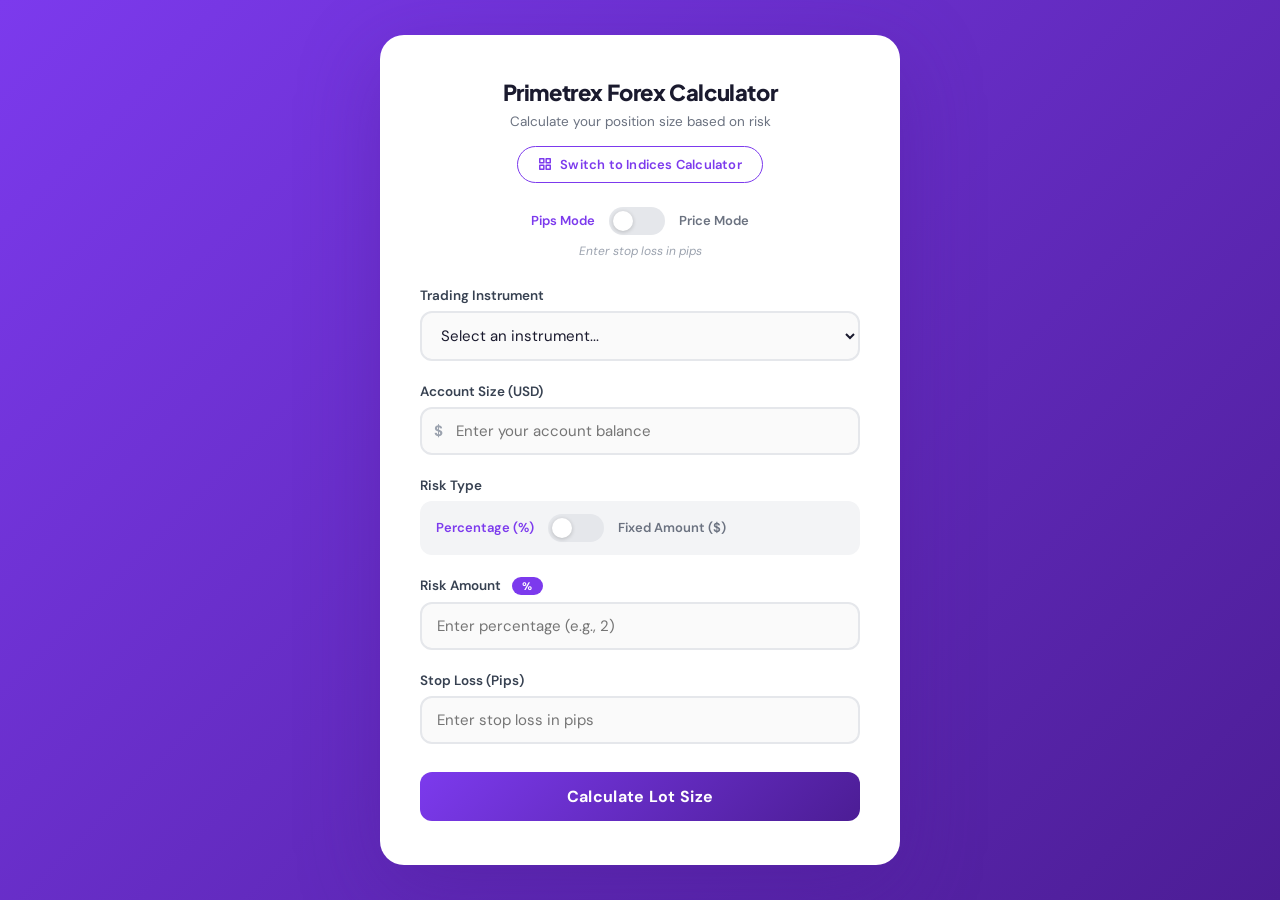
<file: ForexCalculator/index.html>
<!DOCTYPE html>
<html lang="en">
<head>
    <meta charset="UTF-8">
    <meta name="viewport" content="width=device-width, initial-scale=1.0">
    <title>Primetrex Forex Calculator</title>
    <link rel="stylesheet" href="styles.css">
</head>
<body>
    <div class="calculator-container">
        <h1>Primetrex Forex Calculator</h1>
        <p class="subtitle">Calculate your position size based on risk</p>

        <a href="https://primetrex.com/Synthetics-Calculator/" class="nav-link-btn" target="_blank" rel="noopener">
            <svg width="14" height="14" viewBox="0 0 24 24" fill="none" stroke="currentColor" stroke-width="2.5" stroke-linecap="round" stroke-linejoin="round"><path d="M3 3h7v7H3z"/><path d="M14 3h7v7h-7z"/><path d="M14 14h7v7h-7z"/><path d="M3 14h7v7H3z"/></svg>
            Switch to Indices Calculator
        </a>

        <!-- Mode Switch: Pips vs Price -->
        <div class="mode-switch-wrapper">
            <span class="mode-label" id="modeLabelPips">Pips Mode</span>
            <div class="mode-switch-track" id="modeSwitchTrack">
                <div class="mode-switch-thumb" id="modeSwitchThumb"></div>
            </div>
            <span class="mode-label" id="modeLabelPrice">Price Mode</span>
        </div>
        <p class="mode-description" id="modeDescription">Enter stop loss in pips</p>

        <form id="forexForm">
            <div class="form-group">
                <label for="tradingPair">Trading Instrument</label>
                <select id="tradingPair" required>
                    <option value="">Select an instrument...</option>
                    <option value="GOLD">GOLD (XAU/USD)</option>
                    <option value="CURRENCY_USD">Currency Pairs — USD (EUR/USD, GBP/USD…)</option>
                    <option value="CURRENCY_JPY">Currency Pairs — JPY (USD/JPY, EUR/JPY…)</option>
                    <option value="BTC">Bitcoin (BTC)</option>
                    <option value="ETH">Ethereum (ETH)</option>
                    <option value="NAS100">NASDAQ 100</option>
                    <option value="US30">US30 (Dow Jones)</option>
                    <option value="GER40">GER40 (DAX)</option>
                    <option value="OIL">Oil</option>
                </select>
            </div>

            <div class="form-group">
                <label for="accountSize">Account Size (USD)</label>
                <div class="input-icon">
                    <input type="number" id="accountSize" step="0.01" min="0" placeholder="Enter your account balance" required>
                </div>
            </div>

            <div class="form-group">
                <label>Risk Type</label>
                <div class="mode-switch-wrapper risk-switch-wrapper">
                    <span class="mode-label active" id="riskLabelPct">Percentage (%)</span>
                    <div class="mode-switch-track" id="riskSwitchTrack">
                        <div class="mode-switch-thumb"></div>
                    </div>
                    <span class="mode-label" id="riskLabelFixed">Fixed Amount ($)</span>
                </div>
            </div>

            <div class="form-group">
                <label for="riskValue">
                    Risk Amount
                    <span class="risk-type-display" id="riskTypeDisplay">%</span>
                </label>
                <input type="number" id="riskValue" step="0.01" min="0" placeholder="Enter risk amount" required>
            </div>

            <!-- PIPS MODE fields -->
            <div id="pipsModeFields">
                <div class="form-group">
                    <label for="slPips">Stop Loss (Pips)</label>
                    <input type="number" id="slPips" step="0.1" min="0.1" placeholder="Enter stop loss in pips">
                </div>
            </div>

            <!-- PRICE MODE fields -->
            <div id="priceModeFields" class="hidden">
                <div class="form-group">
                    <label for="entryPrice">Entry Price</label>
                    <input type="number" id="entryPrice" step="0.00001" min="0" placeholder="Enter entry price">
                </div>
                <div class="form-group">
                    <label for="stopLossPrice">Stop Loss Price</label>
                    <input type="number" id="stopLossPrice" step="0.00001" min="0" placeholder="Enter stop loss price">
                </div>
            </div>

            <button type="submit" class="calculate-btn">Calculate Lot Size</button>
        </form>

        <div class="result-container" id="resultContainer">
            <div class="instrument-badge" id="instrumentBadge"></div>

            <!-- Price mode extra rows -->
            <div id="priceResultRows" class="hidden">
                <div class="result-row">
                    <span class="result-label">Price Difference</span>
                    <span class="result-value" id="priceDiff">0.00</span>
                </div>
                <div class="result-row">
                    <span class="result-label">Derived SL (Pips)</span>
                    <span class="result-value" id="derivedPips">0.00</span>
                </div>
            </div>

            <div class="result-row">
                <span class="result-label">Risk Amount ($)</span>
                <span class="result-value" id="riskAmountDisplay">$0.00</span>
            </div>

            <div class="lot-size-highlight">
                <div class="lot-size-label">Recommended Lot Size</div>
                <div class="lot-size-value">
                    <span id="lotSize">0.00</span>
                    <span class="lot-size-unit">lots</span>
                </div>
            </div>
        </div>
    </div>

    <script src="script.js"></script>
</body>
</html>
</file>
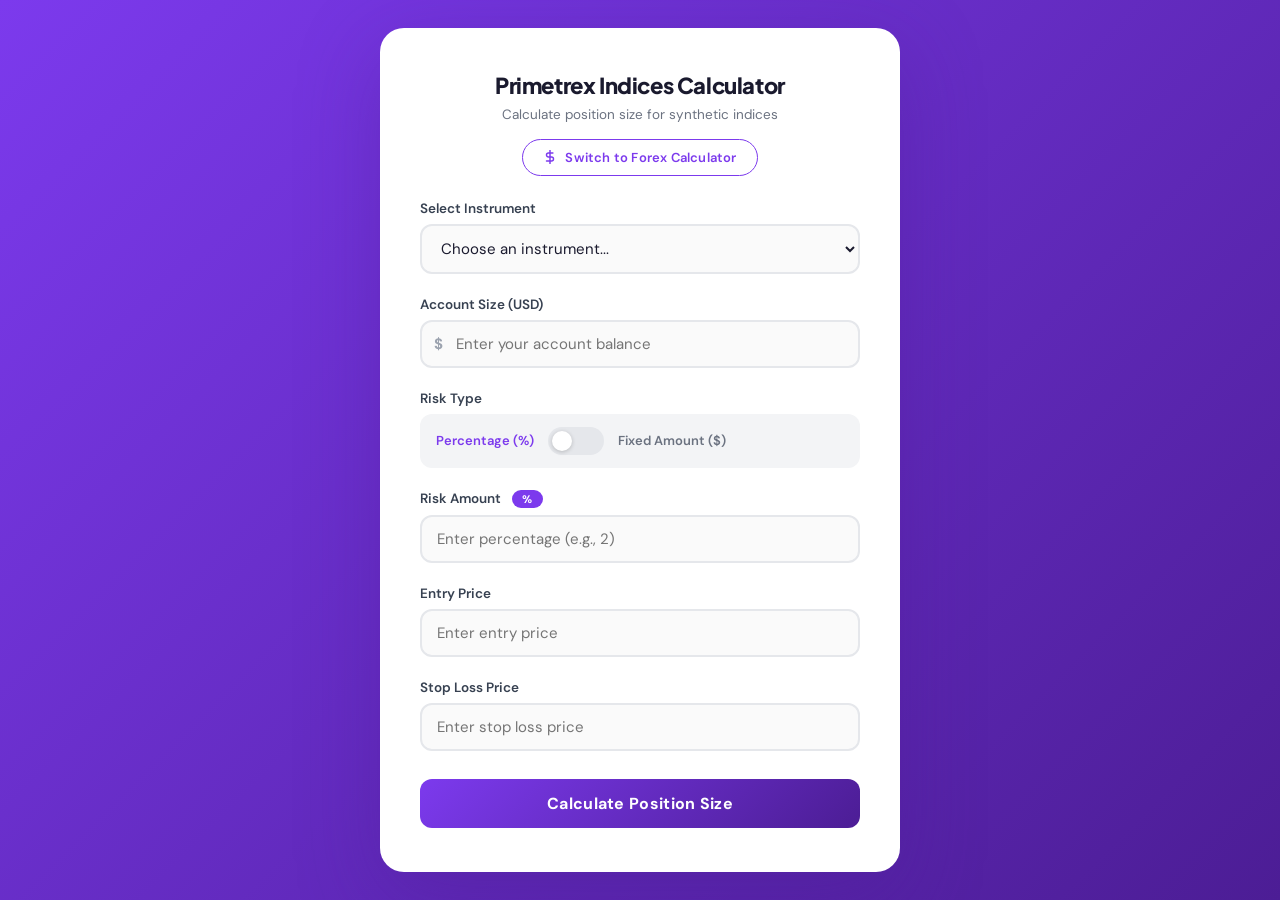
<file: Synthetics/index.html>
<!DOCTYPE html>
<html lang="en">
<head>
    <meta charset="UTF-8">
    <meta name="viewport" content="width=device-width, initial-scale=1.0">
    <title>Primetrex Indices Calculator</title>
    <link rel="stylesheet" href="synthetic-styles.css">
</head>
<body>
    <div class="calculator-container">
        <h1>Primetrex Indices Calculator</h1>
        <p class="subtitle">Calculate position size for synthetic indices</p>

        <a href="https://primetrex.com/calculator/" class="nav-link-btn" target="_blank" rel="noopener">
            <svg width="14" height="14" viewBox="0 0 24 24" fill="none" stroke="currentColor" stroke-width="2.5" stroke-linecap="round" stroke-linejoin="round"><line x1="12" y1="1" x2="12" y2="23"/><path d="M17 5H9.5a3.5 3.5 0 0 0 0 7h5a3.5 3.5 0 0 1 0 7H6"/></svg>
            Switch to Forex Calculator
        </a>

        <form id="syntheticForm">

            <!-- Instrument selector -->
            <div class="form-group">
                <label for="instrument">Select Instrument</label>
                <select id="instrument" required>
                    <option value="">Choose an instrument...</option>
                    <optgroup label="Volatility Indices">
                        <option value="V10">V10</option>
                        <option value="V10_1S">V10 1s</option>
                        <option value="V100">V100</option>
                        <option value="V100_1S">V100 1s</option>
                        <option value="V25">V25</option>
                        <option value="V25_1S">V25 1s</option>
                        <option value="V75">V75</option>
                        <option value="V75_1S">V75 1s</option>
                        <option value="V50">V50</option>
                        <option value="V50_1S">V50 1s</option>
                        <option value="V5">V5</option>
                        <option value="V5_1S">V5 1s</option>
                    </optgroup>
                    <optgroup label="Jump Indices">
                        <option value="JUMP_10">Jump 10</option>
                        <option value="JUMP_100">Jump 100</option>
                        <option value="JUMP_75">Jump 75</option>
                        <option value="JUMP_50">Jump 50</option>
                        <option value="JUMP_25">Jump 25</option>
                    </optgroup>
                    <optgroup label="Step Indices">
                        <option value="STEP_INDEX">Step Index</option>
                        <option value="STEP_200">Step 200</option>
                        <option value="STEP_300">Step 300</option>
                        <option value="STEP_400">Step 400</option>
                        <option value="STEP_500">Step 500</option>
                    </optgroup>
                </select>

                <!-- Instrument info pill -->
                <div class="instrument-info" id="instrumentInfo">
                    <span class="info-item">Min Lot: <strong id="minLotSize">—</strong></span>
                    <span class="info-sep">·</span>
                    <span class="info-item"><strong id="pipCalc">—</strong></span>
                </div>
            </div>

            <!-- Account size -->
            <div class="form-group">
                <label for="accountSize">Account Size (USD)</label>
                <div class="input-icon">
                    <input type="number" id="accountSize" step="0.01" min="0" placeholder="Enter your account balance" required>
                </div>
            </div>

            <!-- Risk type toggle (same style as mode switch) -->
            <div class="form-group">
                <label>Risk Type</label>
                <div class="mode-switch-wrapper risk-switch-wrapper">
                    <span class="mode-label active" id="riskLabelPct">Percentage (%)</span>
                    <div class="mode-switch-track" id="riskSwitchTrack">
                        <div class="mode-switch-thumb"></div>
                    </div>
                    <span class="mode-label" id="riskLabelFixed">Fixed Amount ($)</span>
                </div>
            </div>

            <!-- Risk value -->
            <div class="form-group">
                <label for="riskValue">
                    Risk Amount
                    <span class="risk-type-display" id="riskTypeDisplay">%</span>
                </label>
                <input type="number" id="riskValue" step="0.01" min="0" placeholder="Enter percentage (e.g., 2)" required>
            </div>

            <!-- Entry price -->
            <div class="form-group">
                <label for="entryPrice">Entry Price</label>
                <input type="number" id="entryPrice" step="0.00001" min="0" placeholder="Enter entry price" required>
            </div>

            <!-- Stop loss price -->
            <div class="form-group">
                <label for="stopLossPrice">Stop Loss Price</label>
                <input type="number" id="stopLossPrice" step="0.00001" min="0" placeholder="Enter stop loss price" required>
            </div>

            <button type="submit" class="calculate-btn">Calculate Position Size</button>
        </form>

        <!-- Results -->
        <div class="result-container" id="resultContainer">
            <div class="instrument-badge" id="instrumentBadge"></div>

            <div class="result-row">
                <span class="result-label">Price Difference (Units)</span>
                <span class="result-value" id="unitDiff">0.00</span>
            </div>
            <div class="result-row">
                <span class="result-label">Stop Loss (Pips)</span>
                <span class="result-value" id="slPips">0.00</span>
            </div>
            <div class="result-row">
                <span class="result-label">Risk Amount</span>
                <span class="result-value" id="riskAmount">$0.00</span>
            </div>

            <div class="lot-size-highlight">
                <div class="lot-size-label">Recommended Lot Size</div>
                <div class="lot-size-value">
                    <span id="lotSize">0.00</span>
                    <span class="lot-size-unit">lots</span>
                </div>
            </div>
        </div>
    </div>

    <script src="synthetic-script.js"></script>
</body>
</html>
</file>
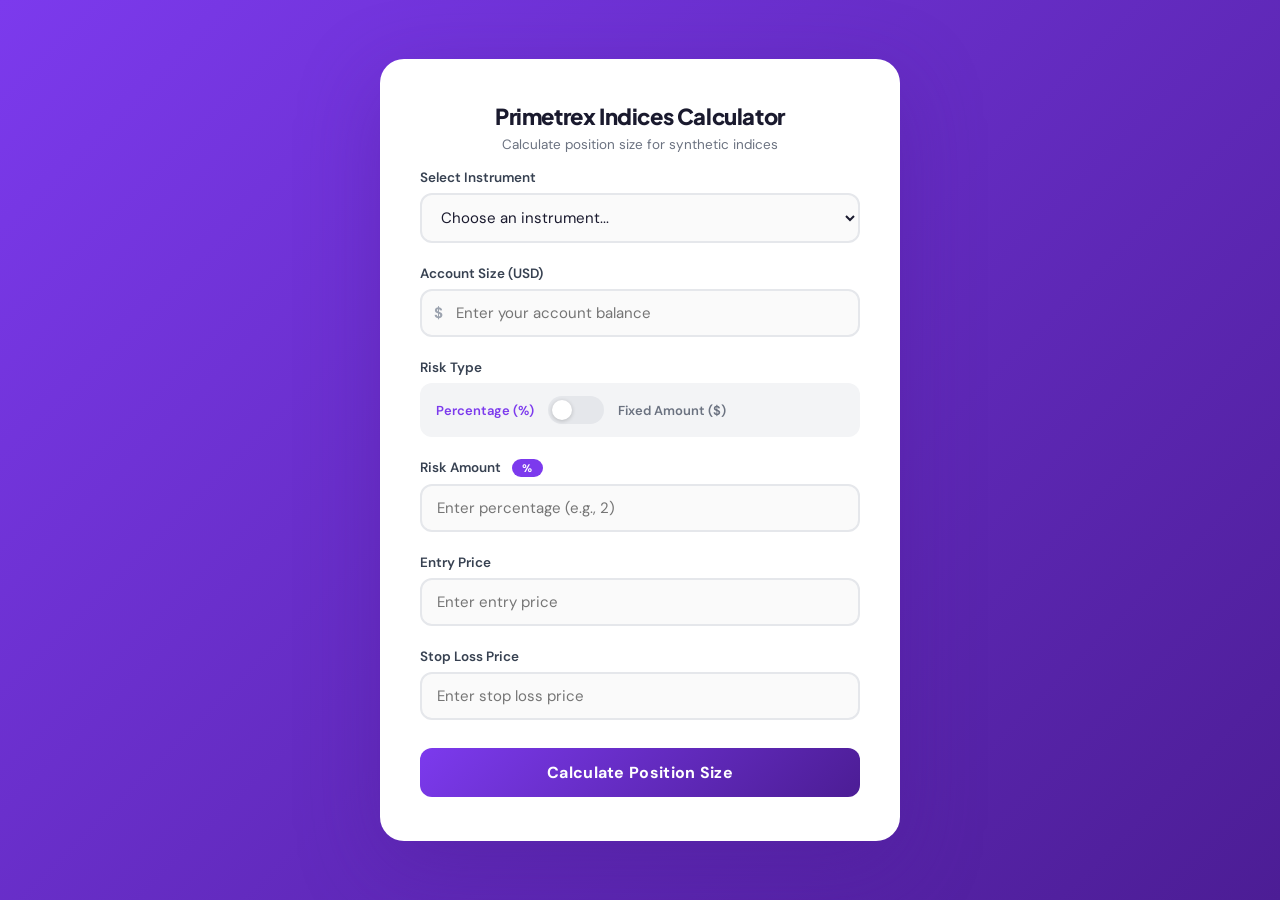
<file: Synthetics/synthetic-index.html>
<!DOCTYPE html>
<html lang="en">
<head>
    <meta charset="UTF-8">
    <meta name="viewport" content="width=device-width, initial-scale=1.0">
    <title>Primetrex Indices Calculator</title>
    <link rel="stylesheet" href="synthetic-styles.css">
</head>
<body>
    <div class="calculator-container">
        <h1>Primetrex Indices Calculator</h1>
        <p class="subtitle">Calculate position size for synthetic indices</p>

        <form id="syntheticForm">

            <!-- Instrument selector -->
            <div class="form-group">
                <label for="instrument">Select Instrument</label>
                <select id="instrument" required>
                    <option value="">Choose an instrument...</option>
                    <optgroup label="Volatility Indices">
                        <option value="V10">V10</option>
                        <option value="V10_1S">V10 1s</option>
                        <option value="V100">V100</option>
                        <option value="V100_1S">V100 1s</option>
                        <option value="V25">V25</option>
                        <option value="V25_1S">V25 1s</option>
                        <option value="V75">V75</option>
                        <option value="V75_1S">V75 1s</option>
                        <option value="V50">V50</option>
                        <option value="V50_1S">V50 1s</option>
                        <option value="V5">V5</option>
                        <option value="V5_1S">V5 1s</option>
                    </optgroup>
                    <optgroup label="Jump Indices">
                        <option value="JUMP_10">Jump 10</option>
                        <option value="JUMP_100">Jump 100</option>
                        <option value="JUMP_75">Jump 75</option>
                        <option value="JUMP_50">Jump 50</option>
                        <option value="JUMP_25">Jump 25</option>
                    </optgroup>
                    <optgroup label="Step Indices">
                        <option value="STEP_INDEX">Step Index</option>
                        <option value="STEP_200">Step 200</option>
                        <option value="STEP_300">Step 300</option>
                        <option value="STEP_400">Step 400</option>
                        <option value="STEP_500">Step 500</option>
                    </optgroup>
                </select>

                <!-- Instrument info pill -->
                <div class="instrument-info" id="instrumentInfo">
                    <span class="info-item">Min Lot: <strong id="minLotSize">—</strong></span>
                    <span class="info-sep">·</span>
                    <span class="info-item"><strong id="pipCalc">—</strong></span>
                </div>
            </div>

            <!-- Account size -->
            <div class="form-group">
                <label for="accountSize">Account Size (USD)</label>
                <div class="input-icon">
                    <input type="number" id="accountSize" step="0.01" min="0" placeholder="Enter your account balance" required>
                </div>
            </div>

            <!-- Risk type toggle (same style as mode switch) -->
            <div class="form-group">
                <label>Risk Type</label>
                <div class="mode-switch-wrapper risk-switch-wrapper">
                    <span class="mode-label active" id="riskLabelPct">Percentage (%)</span>
                    <div class="mode-switch-track" id="riskSwitchTrack">
                        <div class="mode-switch-thumb"></div>
                    </div>
                    <span class="mode-label" id="riskLabelFixed">Fixed Amount ($)</span>
                </div>
            </div>

            <!-- Risk value -->
            <div class="form-group">
                <label for="riskValue">
                    Risk Amount
                    <span class="risk-type-display" id="riskTypeDisplay">%</span>
                </label>
                <input type="number" id="riskValue" step="0.01" min="0" placeholder="Enter percentage (e.g., 2)" required>
            </div>

            <!-- Entry price -->
            <div class="form-group">
                <label for="entryPrice">Entry Price</label>
                <input type="number" id="entryPrice" step="0.00001" min="0" placeholder="Enter entry price" required>
            </div>

            <!-- Stop loss price -->
            <div class="form-group">
                <label for="stopLossPrice">Stop Loss Price</label>
                <input type="number" id="stopLossPrice" step="0.00001" min="0" placeholder="Enter stop loss price" required>
            </div>

            <button type="submit" class="calculate-btn">Calculate Position Size</button>
        </form>

        <!-- Results -->
        <div class="result-container" id="resultContainer">
            <div class="instrument-badge" id="instrumentBadge"></div>

            <div class="result-row">
                <span class="result-label">Price Difference (Units)</span>
                <span class="result-value" id="unitDiff">0.00</span>
            </div>
            <div class="result-row">
                <span class="result-label">Stop Loss (Pips)</span>
                <span class="result-value" id="slPips">0.00</span>
            </div>
            <div class="result-row">
                <span class="result-label">Risk Amount</span>
                <span class="result-value" id="riskAmount">$0.00</span>
            </div>

            <div class="lot-size-highlight">
                <div class="lot-size-label">Recommended Lot Size</div>
                <div class="lot-size-value">
                    <span id="lotSize">0.00</span>
                    <span class="lot-size-unit">lots</span>
                </div>
            </div>
        </div>
    </div>

    <script src="synthetic-script.js"></script>
</body>
</html>
</file>
<file: ForexCalculator/styles.css>
/* =============================================
   PRIMETREX FOREX CALCULATOR — styles.css
   ============================================= */

@import url('https://fonts.googleapis.com/css2?family=DM+Sans:wght@400;500;600;700&family=Plus+Jakarta+Sans:wght@700;800&display=swap');

* {
    margin: 0;
    padding: 0;
    box-sizing: border-box;
}

body {
    font-family: 'DM Sans', -apple-system, BlinkMacSystemFont, sans-serif;
    background: linear-gradient(135deg, #7c3aed 0%, #4c1d95 100%);
    min-height: 100vh;
    display: flex;
    justify-content: center;
    align-items: center;
    padding: 20px;
}

/* ── Container ── */
.calculator-container {
    background: #ffffff;
    border-radius: 24px;
    box-shadow: 0 24px 80px rgba(76, 29, 149, 0.35);
    padding: 44px 40px;
    max-width: 520px;
    width: 100%;
}

h1 {
    font-family: 'Plus Jakarta Sans', sans-serif;
    color: #1a1a2e;
    font-size: clamp(17px, 4.5vw, 22px);
    font-weight: 800;
    margin-bottom: 6px;
    text-align: center;
    letter-spacing: -0.4px;
    line-height: 1.25;
    word-break: break-word;
}

.subtitle {
    color: #6b7280;
    text-align: center;
    margin-bottom: 16px;
    font-size: 13.5px;
}

.nav-link-btn {
    display: flex;
    align-items: center;
    justify-content: center;
    gap: 8px;
    margin: 0 auto 24px;
    padding: 9px 20px;
    background: transparent;
    border: 1.5px solid #7c3aed;
    border-radius: 50px;
    color: #7c3aed;
    font-family: 'DM Sans', sans-serif;
    font-size: 13px;
    font-weight: 600;
    cursor: pointer;
    text-decoration: none;
    transition: background 0.2s, color 0.2s, transform 0.15s;
    letter-spacing: 0.2px;
    width: fit-content;
}

.nav-link-btn:hover {
    background: #7c3aed;
    color: #fff;
    transform: translateY(-1px);
}

.nav-link-btn svg {
    flex-shrink: 0;
}

/* ── Mode Switch ── */
.mode-switch-wrapper {
    display: flex;
    align-items: center;
    justify-content: center;
    gap: 14px;
    margin-bottom: 8px;
}

.mode-label {
    font-size: 13px;
    font-weight: 600;
    color: #6b7280;
    cursor: pointer;
    transition: color 0.25s;
    user-select: none;
}

.mode-label.active {
    color: #7c3aed;
}

.mode-switch-track {
    position: relative;
    width: 56px;
    height: 28px;
    background: #e5e7eb;
    border-radius: 999px;
    cursor: pointer;
    transition: background 0.3s;
    flex-shrink: 0;
}

.mode-switch-track.price-active {
    background: #7c3aed;
}

.mode-switch-thumb {
    position: absolute;
    top: 4px;
    left: 4px;
    width: 20px;
    height: 20px;
    background: #ffffff;
    border-radius: 50%;
    box-shadow: 0 1px 4px rgba(0,0,0,0.2);
    transition: transform 0.3s cubic-bezier(0.34, 1.56, 0.64, 1);
}

.mode-switch-track.price-active .mode-switch-thumb {
    transform: translateX(28px);
}

.mode-description {
    text-align: center;
    font-size: 12px;
    color: #9ca3af;
    margin-bottom: 28px;
    font-style: italic;
    transition: opacity 0.3s;
}

/* ── Form ── */
.form-group {
    margin-bottom: 22px;
}

label {
    display: block;
    color: #374151;
    font-weight: 600;
    margin-bottom: 7px;
    font-size: 13.5px;
}

select,
input[type="number"] {
    width: 100%;
    padding: 12px 15px;
    border: 2px solid #e5e7eb;
    border-radius: 12px;
    font-size: 15px;
    font-family: 'DM Sans', sans-serif;
    transition: border-color 0.25s, box-shadow 0.25s;
    background: #fafafa;
    color: #1a1a2e;
}

select:focus,
input[type="number"]:focus {
    outline: none;
    border-color: #7c3aed;
    background: #fff;
    box-shadow: 0 0 0 4px rgba(124, 58, 237, 0.1);
}

/* Dollar prefix on account size */
.input-icon {
    position: relative;
}

.input-icon input {
    padding-left: 34px;
}

.input-icon::before {
    content: '$';
    position: absolute;
    left: 14px;
    top: 50%;
    transform: translateY(-50%);
    color: #9ca3af;
    font-weight: 700;
    font-size: 15px;
    pointer-events: none;
}

/* ── Risk Type Toggle (same style as mode switch) ── */
.risk-switch-wrapper {
    background: #f3f4f6;
    padding: 13px 16px;
    border-radius: 12px;
    justify-content: flex-start;
}

.mode-switch-track.toggled {
    background: #7c3aed;
}

.mode-switch-track.toggled .mode-switch-thumb {
    transform: translateX(28px);
}

/* Risk badge */
.risk-type-display {
    display: inline-block;
    padding: 2px 10px;
    background: #7c3aed;
    color: white;
    border-radius: 999px;
    font-size: 11px;
    font-weight: 700;
    margin-left: 8px;
    letter-spacing: 0.5px;
}

/* ── Hidden utility ── */
.hidden {
    display: none !important;
}

/* ── Calculate Button ── */
.calculate-btn {
    width: 100%;
    padding: 14px;
    background: linear-gradient(135deg, #7c3aed 0%, #4c1d95 100%);
    color: white;
    border: none;
    border-radius: 12px;
    font-family: 'DM Sans', sans-serif;
    font-size: 16px;
    font-weight: 700;
    cursor: pointer;
    letter-spacing: 0.3px;
    transition: transform 0.2s ease, box-shadow 0.2s ease, opacity 0.2s;
    margin-top: 6px;
}

.calculate-btn:hover {
    transform: translateY(-2px);
    box-shadow: 0 10px 28px rgba(124, 58, 237, 0.38);
}

.calculate-btn:active {
    transform: translateY(0);
    opacity: 0.9;
}

/* ── Result Container ── */
.result-container {
    margin-top: 28px;
    padding: 24px;
    background: linear-gradient(135deg, #f9fafb 0%, #ede9fe 100%);
    border-radius: 16px;
    display: none;
    border: 1.5px solid rgba(124, 58, 237, 0.12);
}

.result-container.show {
    display: block;
    animation: slideIn 0.45s ease;
}

@keyframes slideIn {
    from { opacity: 0; transform: translateY(16px); }
    to   { opacity: 1; transform: translateY(0); }
}

.instrument-badge {
    display: inline-block;
    padding: 5px 14px;
    background: linear-gradient(135deg, #7c3aed 0%, #4c1d95 100%);
    color: white;
    border-radius: 999px;
    font-size: 12px;
    font-weight: 700;
    margin-bottom: 16px;
    letter-spacing: 0.5px;
}

.result-row {
    display: flex;
    justify-content: space-between;
    align-items: center;
    padding: 11px 0;
    border-bottom: 1px solid rgba(124, 58, 237, 0.1);
}

.result-row:last-of-type {
    border-bottom: none;
}

.result-label {
    color: #6b7280;
    font-size: 13px;
    font-weight: 500;
}

.result-value {
    color: #1a1a2e;
    font-size: 15px;
    font-weight: 700;
}

/* ── Lot Size Highlight ── */
.lot-size-highlight {
    text-align: center;
    padding: 20px;
    background: linear-gradient(135deg, #7c3aed 0%, #4c1d95 100%);
    border-radius: 12px;
    margin-top: 16px;
}

.lot-size-label {
    color: rgba(255, 255, 255, 0.85);
    font-size: 11px;
    text-transform: uppercase;
    letter-spacing: 1.5px;
    margin-bottom: 6px;
    font-weight: 600;
}

.lot-size-value {
    color: white;
    font-family: 'Plus Jakarta Sans', sans-serif;
    font-size: clamp(28px, 8vw, 38px);
    font-weight: 800;
    line-height: 1.1;
}

.lot-size-unit {
    font-size: clamp(14px, 4vw, 18px);
    font-weight: 600;
    opacity: 0.75;
    margin-left: 4px;
}

/* ── Responsive ── */
@media (max-width: 480px) {
    .calculator-container {
        padding: 28px 20px;
        border-radius: 18px;
    }

    .nav-link-btn {
        font-size: 12px;
        padding: 8px 16px;
    }

    .subtitle {
        font-size: 12.5px;
    }

    .result-value {
        font-size: 13px;
    }

    .result-label {
        font-size: 12px;
    }
}
</file>
<file: Synthetics/synthetic-styles.css>
/* =============================================
   PRIMETREX INDICES CALCULATOR — styles.css
   ============================================= */

@import url('https://fonts.googleapis.com/css2?family=DM+Sans:wght@400;500;600;700&family=Plus+Jakarta+Sans:wght@700;800&display=swap');

* {
    margin: 0;
    padding: 0;
    box-sizing: border-box;
}

body {
    font-family: 'DM Sans', -apple-system, BlinkMacSystemFont, sans-serif;
    background: linear-gradient(135deg, #7c3aed 0%, #4c1d95 100%);
    min-height: 100vh;
    display: flex;
    justify-content: center;
    align-items: center;
    padding: 20px;
}

/* ── Container ── */
.calculator-container {
    background: #ffffff;
    border-radius: 24px;
    box-shadow: 0 24px 80px rgba(76, 29, 149, 0.35);
    padding: 44px 40px;
    max-width: 520px;
    width: 100%;
}

h1 {
    font-family: 'Plus Jakarta Sans', sans-serif;
    color: #1a1a2e;
    font-size: clamp(17px, 4.5vw, 22px);
    font-weight: 800;
    margin-bottom: 6px;
    text-align: center;
    letter-spacing: -0.4px;
    line-height: 1.25;
    word-break: break-word;
}

.subtitle {
    color: #6b7280;
    text-align: center;
    margin-bottom: 16px;
    font-size: 13.5px;
}

.nav-link-btn {
    display: flex;
    align-items: center;
    justify-content: center;
    gap: 8px;
    margin: 0 auto 24px;
    padding: 9px 20px;
    background: transparent;
    border: 1.5px solid #7c3aed;
    border-radius: 50px;
    color: #7c3aed;
    font-family: 'DM Sans', sans-serif;
    font-size: 13px;
    font-weight: 600;
    cursor: pointer;
    text-decoration: none;
    transition: background 0.2s, color 0.2s, transform 0.15s;
    letter-spacing: 0.2px;
    width: fit-content;
}

.nav-link-btn:hover {
    background: #7c3aed;
    color: #fff;
    transform: translateY(-1px);
}

.nav-link-btn svg {
    flex-shrink: 0;
}

/* ── Form ── */
.form-group {
    margin-bottom: 22px;
}

label {
    display: block;
    color: #374151;
    font-weight: 600;
    margin-bottom: 7px;
    font-size: 13.5px;
}

select,
input[type="number"] {
    width: 100%;
    padding: 12px 15px;
    border: 2px solid #e5e7eb;
    border-radius: 12px;
    font-size: 15px;
    font-family: 'DM Sans', sans-serif;
    transition: border-color 0.25s, box-shadow 0.25s;
    background: #fafafa;
    color: #1a1a2e;
}

select:focus,
input[type="number"]:focus {
    outline: none;
    border-color: #7c3aed;
    background: #fff;
    box-shadow: 0 0 0 4px rgba(124, 58, 237, 0.1);
}

/* Dollar prefix */
.input-icon {
    position: relative;
}

.input-icon input {
    padding-left: 34px;
}

.input-icon::before {
    content: '$';
    position: absolute;
    left: 14px;
    top: 50%;
    transform: translateY(-50%);
    color: #9ca3af;
    font-weight: 700;
    font-size: 15px;
    pointer-events: none;
}

/* ── Instrument info pill ── */
.instrument-info {
    display: none;
    align-items: center;
    gap: 8px;
    margin-top: 10px;
    padding: 9px 14px;
    background: #f5f3ff;
    border-left: 3px solid #7c3aed;
    border-radius: 8px;
    font-size: 13px;
    color: #4b5563;
}

.instrument-info.show {
    display: flex;
}

.info-item strong {
    color: #7c3aed;
    font-weight: 700;
}

.info-sep {
    color: #d1d5db;
    font-weight: 700;
}

/* ── Mode Switch (used for BOTH the risk toggle AND any future toggle) ── */
.mode-switch-wrapper {
    display: flex;
    align-items: center;
    justify-content: center;
    gap: 14px;
}

/* risk switch sits inside a form-group so no extra margin needed */
.risk-switch-wrapper {
    background: #f3f4f6;
    padding: 13px 16px;
    border-radius: 12px;
    justify-content: flex-start;
}

.mode-label {
    font-size: 13px;
    font-weight: 600;
    color: #6b7280;
    cursor: pointer;
    transition: color 0.25s;
    user-select: none;
}

.mode-label.active {
    color: #7c3aed;
}

.mode-switch-track {
    position: relative;
    width: 56px;
    height: 28px;
    background: #e5e7eb;
    border-radius: 999px;
    cursor: pointer;
    transition: background 0.3s;
    flex-shrink: 0;
}

.mode-switch-track.toggled {
    background: #7c3aed;
}

.mode-switch-thumb {
    position: absolute;
    top: 4px;
    left: 4px;
    width: 20px;
    height: 20px;
    background: #ffffff;
    border-radius: 50%;
    box-shadow: 0 1px 4px rgba(0,0,0,0.2);
    transition: transform 0.3s cubic-bezier(0.34, 1.56, 0.64, 1);
}

.mode-switch-track.toggled .mode-switch-thumb {
    transform: translateX(28px);
}

/* Risk badge */
.risk-type-display {
    display: inline-block;
    padding: 2px 10px;
    background: #7c3aed;
    color: white;
    border-radius: 999px;
    font-size: 11px;
    font-weight: 700;
    margin-left: 8px;
    letter-spacing: 0.5px;
}

/* ── Hidden utility ── */
.hidden {
    display: none !important;
}

/* ── Calculate Button ── */
.calculate-btn {
    width: 100%;
    padding: 14px;
    background: linear-gradient(135deg, #7c3aed 0%, #4c1d95 100%);
    color: white;
    border: none;
    border-radius: 12px;
    font-family: 'DM Sans', sans-serif;
    font-size: 16px;
    font-weight: 700;
    cursor: pointer;
    letter-spacing: 0.3px;
    transition: transform 0.2s ease, box-shadow 0.2s ease, opacity 0.2s;
    margin-top: 6px;
}

.calculate-btn:hover {
    transform: translateY(-2px);
    box-shadow: 0 10px 28px rgba(124, 58, 237, 0.38);
}

.calculate-btn:active {
    transform: translateY(0);
    opacity: 0.9;
}

/* ── Result Container ── */
.result-container {
    margin-top: 28px;
    padding: 24px;
    background: linear-gradient(135deg, #f9fafb 0%, #ede9fe 100%);
    border-radius: 16px;
    display: none;
    border: 1.5px solid rgba(124, 58, 237, 0.12);
}

.result-container.show {
    display: block;
    animation: slideIn 0.45s ease;
}

@keyframes slideIn {
    from { opacity: 0; transform: translateY(16px); }
    to   { opacity: 1; transform: translateY(0); }
}

.instrument-badge {
    display: inline-block;
    padding: 5px 14px;
    background: linear-gradient(135deg, #7c3aed 0%, #4c1d95 100%);
    color: white;
    border-radius: 999px;
    font-size: 12px;
    font-weight: 700;
    margin-bottom: 16px;
    letter-spacing: 0.5px;
}

.result-row {
    display: flex;
    justify-content: space-between;
    align-items: center;
    padding: 11px 0;
    border-bottom: 1px solid rgba(124, 58, 237, 0.1);
}

.result-row:last-of-type {
    border-bottom: none;
}

.result-label {
    color: #6b7280;
    font-size: 13px;
    font-weight: 500;
}

.result-value {
    color: #1a1a2e;
    font-size: 15px;
    font-weight: 700;
}

/* ── Lot Size Highlight ── */
.lot-size-highlight {
    text-align: center;
    padding: 20px;
    background: linear-gradient(135deg, #7c3aed 0%, #4c1d95 100%);
    border-radius: 12px;
    margin-top: 16px;
}

.lot-size-label {
    color: rgba(255, 255, 255, 0.85);
    font-size: 11px;
    text-transform: uppercase;
    letter-spacing: 1.5px;
    margin-bottom: 6px;
    font-weight: 600;
}

.lot-size-value {
    color: white;
    font-family: 'Plus Jakarta Sans', sans-serif;
    font-size: clamp(28px, 8vw, 38px);
    font-weight: 800;
    line-height: 1.1;
}

.lot-size-unit {
    font-size: clamp(14px, 4vw, 18px);
    font-weight: 600;
    opacity: 0.75;
    margin-left: 4px;
}

/* ── Responsive ── */
@media (max-width: 480px) {
    .calculator-container {
        padding: 28px 20px;
        border-radius: 18px;
    }

    .nav-link-btn {
        font-size: 12px;
        padding: 8px 16px;
    }

    .subtitle {
        font-size: 12.5px;
    }

    .result-value {
        font-size: 13px;
    }

    .result-label {
        font-size: 12px;
    }
}
</file>
